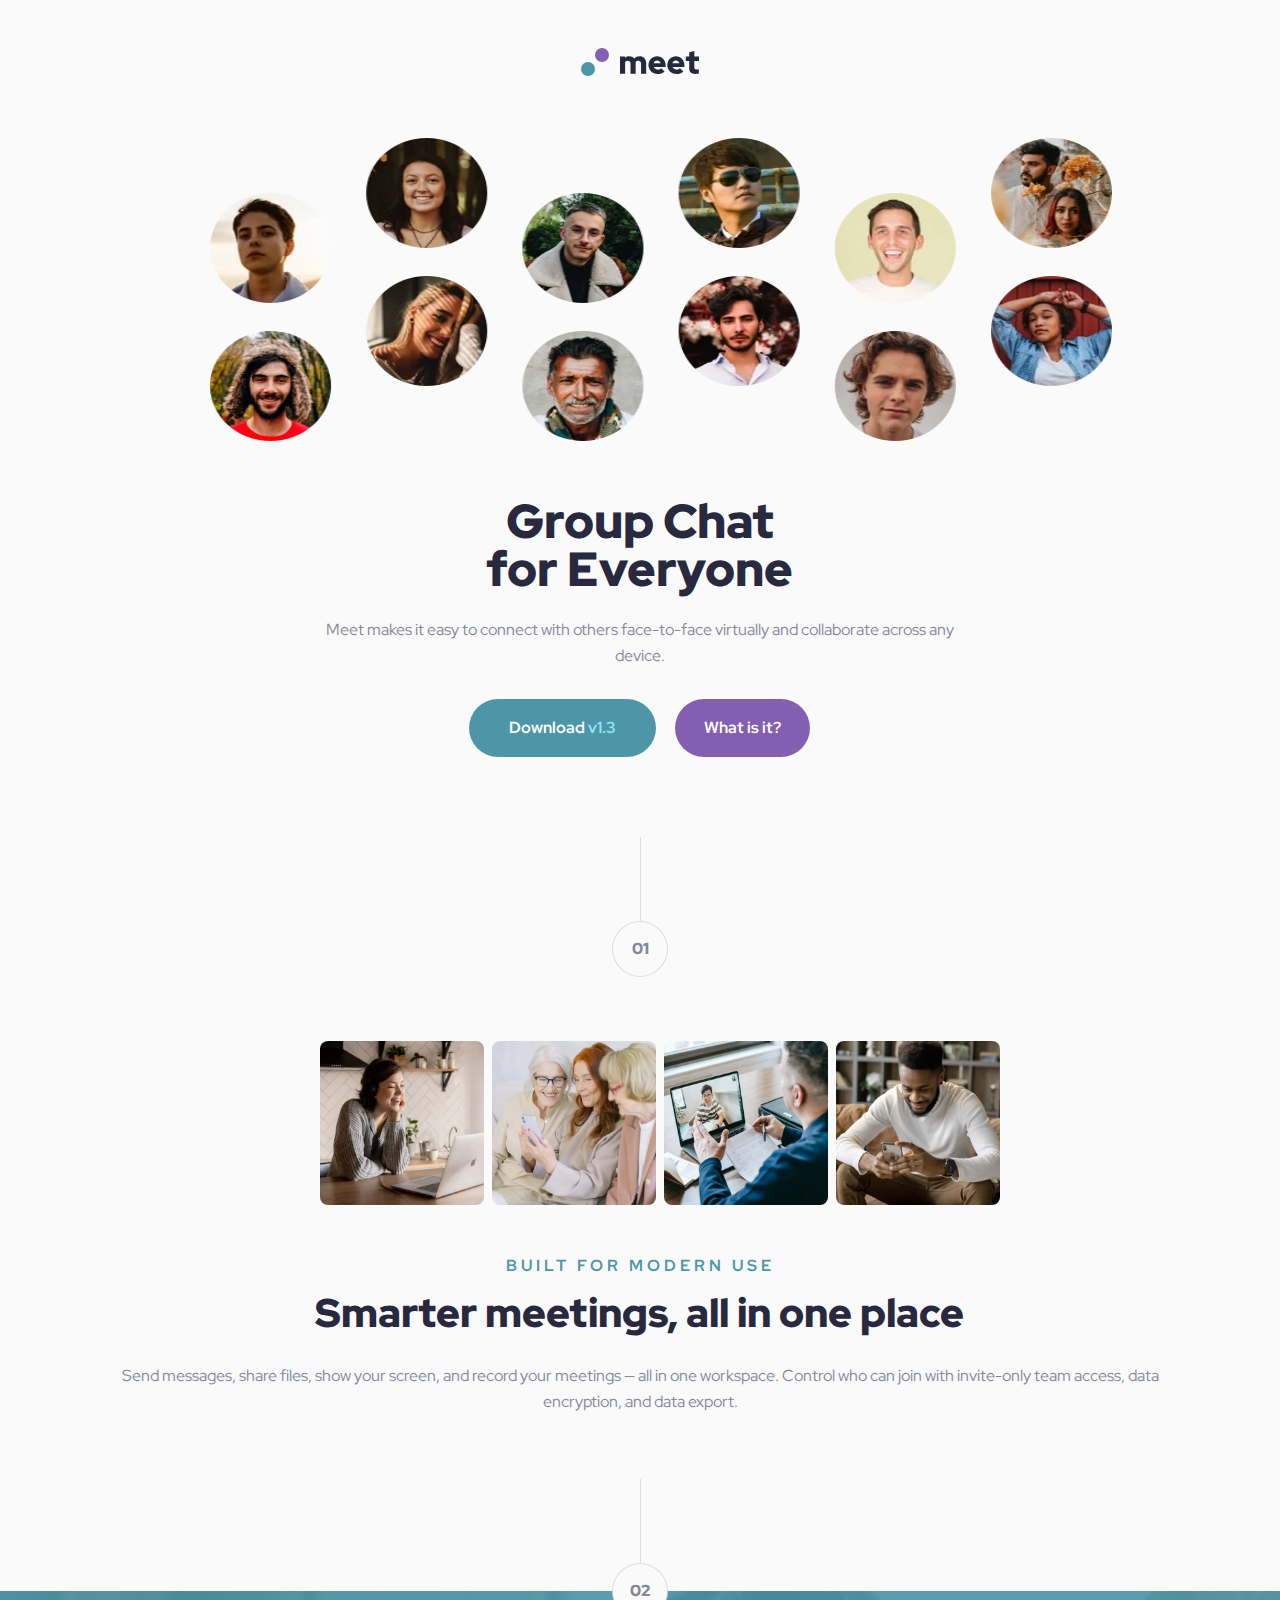
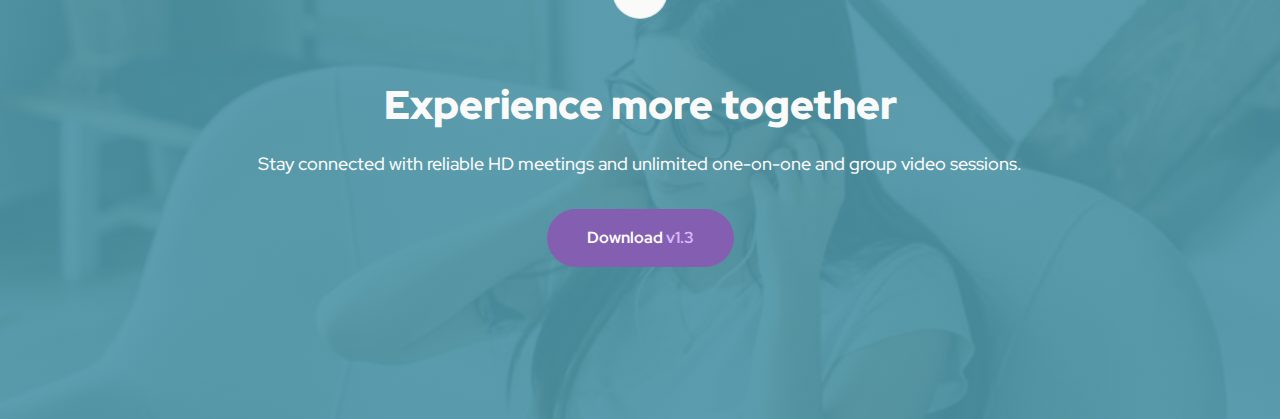
<file: index.html>
<!DOCTYPE html>
<html lang="en">
  <head>
    <meta charset="UTF-8" />
    <meta name="viewport" content="width=device-width, initial-scale=1.0" />
    <meta
      name="description"
      content="Meet App is a way for individuals to meet up through virtual connections and communication channels. Come join in today!"
    />

    <link
      rel="icon"
      type="image/png"
      sizes="32x32"
      href="./assets/favicon-32x32.png"
    />

    <link rel="preconnect" href="https://fonts.googleapis.com" />
    <link rel="preconnect" href="https://fonts.gstatic.com" crossorigin />
    <link
      href="https://fonts.googleapis.com/css2?family=Red+Hat+Display:wght@400;500;700;800;900&display=swap"
      rel="stylesheet"
    />

    <link rel="stylesheet" href="style.css" />

    <title>Frontend Mentor | Meet landing page</title>
  </head>
  <body>
    <header>
      <section class="logo-box">
        <img
          width="119"
          height="28"
          src="./assets/logo.svg"
          alt="Meet Logo"
        />
      </section>
    </header>

    <main>
      <section class="hero--desktop">
        <picture>
          <source
            srcset="./assets/desktop/image-hero-left.webp"
            type="image/webp"
          />
          <source
            srcset="./assets/desktop/image-hero-left.png"
            type="image/png"
          />
          <img
            width="402"
            height="308"
            class="hero-img--left"
            src="./assets/desktop/image-hero-left.png"
            alt="Meet Hero Left Image"
          />
        </picture>
        <section class="headline--desktop">
          <h1 role="heading" aria-level="1">Group Chat for Everyone</h1>
          <p>
            Meet makes it easy to connect with others face-to-face virtually and
            collaborate across any device.
          </p>
          <section class="btn-box">
            <button class="btn btn-primary mb-1">
              Download <span>v1.3</span>
            </button>
            <button class="btn btn-secondary btn-padding-alt">
              What is it?
            </button>
          </section>
        </section>
        <picture>
          <source
            srcset="./assets/desktop/image-hero-right.webp"
            type="image/webp"
          />
          <source
            srcset="./assets/desktop/image-hero-right.png"
            type="image/png"
          />
          <img
            width="402"
            height="308"
            class="hero-img--right"
            src="./assets/desktop/image-hero-right.png"
            alt="Meet Hero Right Image"
          />
        </picture>
      </section>

      <section class="hero" role="presentation">
        <picture>
          <source srcset="./assets/tablet/image-hero.webp" type="image/webp" />
          <source srcset="./assets/tablet/image-hero.png" type="image/png" />
          <img
            width="800"
            height="303"
            src="./assets/tablet/image-hero.png"
            alt="Meet Hero Image"
          />
        </picture>
      </section>

      <section class="headline">
        <h1 role="heading" aria-level="1">Group Chat for Everyone</h1>
        <p>
          Meet makes it easy to connect with others face-to-face virtually and
          collaborate across any device.
        </p>
        <section class="btn-box">
          <button class="btn btn-primary mb-1">
            Download <span>v1.3</span>
          </button>
          <button class="btn btn-secondary btn-padding-alt">What is it?</button>
        </section>
      </section>

      <section class="number-display-box number-1-box">
        <div class="straight-line"></div>
        <div class="number-display">01</div>
      </section>
      <section class="grid photo-grid">
        <div class="photo">
          <picture>
            <source
              srcset="./assets/desktop/image-woman-in-videocall.webp"
              type="image/webp"
            />
            <source
              srcset="./assets/desktop/image-woman-in-videocall.jpg"
              type="image/jpg"
            />
            <img
              width="151"
              height="143"
              class="img"
              src="./assets/desktop/image-woman-in-videocall.jpg"
              alt=""
            />
          </picture>
        </div>

        <div class="photo">
          <picture>
            <source
              srcset="./assets/desktop/image-women-videochatting.webp"
              type="image/webp"
            />
            <source
              srcset="./assets/desktop/image-women-videochatting.jpg"
              type="image/jpg"
            />
            <img
              width="151"
              height="143"
              class="img"
              src="./assets/desktop/image-women-videochatting.jpg"
              alt=""
            />
          </picture>
        </div>
        <div class="photo">
          <picture>
            <source
              srcset="./assets/desktop/image-men-in-meeting.webp"
              type="image/webp"
            />
            <source
              srcset="../assets/desktop/image-men-in-meeting.jpg"
              type="image/jpg"
            />
            <img
              width="151"
              height="143"
              class="img"
              src="./assets/desktop/image-men-in-meeting.jpg"
              alt=""
            />
          </picture>
        </div>
        <div class="photo">
          <picture>
            <source
              srcset="./assets/desktop/image-man-texting.webp"
              type="image/webp"
            />
            <source
              srcset="../assets/desktop/image-man-texting.jpg"
              type="image/jpg"
            />
            <img
              width="151"
              height="143"
              class="img"
              src="./assets/desktop/image-man-texting.jpg"
              alt=""
            />
          </picture>
        </div>
      </section>
      <section class="content-box">
        <h2 class="subtitle">Built for modern use</h2>
        <h3 class="title">Smarter meetings, all in one place</h3>
        <p class="description">
          Send messages, share files, show your screen, and record your meetings
          — all in one workspace. Control who can join with invite-only team
          access, data encryption, and data export.
        </p>
      </section>
    </main>

    <footer class="footer">
      <section class="number-display-box mb-0 ty-28">
        <div class="straight-line"></div>
        <div class="number-display">02</div>
      </section>
      <section class="footer-box">
        <h2 class="footer-title">Experience more together</h2>
        <p class="footer-desc">
          Stay connected with reliable HD meetings and unlimited one-on-one and
          group video sessions.
        </p>
        <div class="footer-btn-box">
          <button class="btn btn-secondary footer-btn">
            Download <span>v1.3</span>
          </button>
        </div>
      </section>
    </footer>
  </body>
</html>
</file>
<file: style.css>
/* 
==================
    Variables
==================
*/

:root {
    --clr-primary-400: hsl(192, 37%, 48%);
    --clr-primary-800: hsl(192, 90%, 77%);
    --clr-secondary-400: hsl(268, 34%, 53%);
    --clr-secondary-800: hsl(268, 100%, 86%);
    --clr-neutral-200: hsl(240, 21%, 20%);
    --clr-neutral-500: hsl(240, 10%, 57%);
    --clr-neutral-800: hsl(0, 0%, 98%);
}


/*
================
    Resets
================
*/
*,
*::before,
*::after {
    box-sizing: border-box;
}

body,
h1,
h2,
h3,
p {
    margin: 0;
}


/*
=================
    globals
=================
*/

html,
body {
    font-size: 16px;
    line-height: 26px;
}

body {
    font-family: 'Red Hat Display', sans-serif;
    color: var(--clr-neutral-500);
    background: var(--clr-neutral-800);
}

h1 {
    font-size: 40px;
    line-height: 44px;
    text-align: center;
    color: var(--clr-neutral-200);
}

/*
================
    Layout
================
*/

.logo-box {
    text-align: center;
    padding-top: 48px;
    padding-bottom: 54px;
}

@media (min-width: 90em) {
    .logo-box {
        padding-top: 80px;
        padding-bottom: 102px;
    }
}

.btn-box {
    width: 67%;
    margin: 0 auto;
    margin-top: 30px;
    text-align: center;
}

.number-display-box {
    width: 56px;
    margin: 64px auto;
}

@media (min-width: 90em) {
    .number-1-box {
        margin-top: 104px 
    }
}

.photo-grid {
    margin: 0 auto 64px auto;
    width: max(80%, 87%);
    max-width: 350px;
    display: grid;
    grid-template-columns: 50% 50%;
    gap: 0.5em;
}

@media (min-width: 48em) {
    .photo-grid {
        padding: 0 24px 48px 24px;
        max-width: 689px;
        margin: 0 auto;
        grid-template-columns: 1fr 1fr 1fr 1fr;
    }
}

@media (min-width: 90em) {
    .photo-grid {
        max-width: 1110px;
        gap: 2em;
        padding-bottom: 80px;
    }
}

.content-box {
    margin: 0 24px 64px 24px;
}

@media (min-width: 90em) {
    .content-box {
        margin-bottom: 72px;
    }
}

.footer-box {
    background: linear-gradient(rgba(77, 150, 168, 0.9), rgba(77, 150, 168, 0.9)), url(./assets/mobile/image-footer.jpg);
    min-height: 428px;
    padding-top: 92px;
    padding-bottom: 72px;
    background-size: cover;
    background-repeat: no-repeat;
    color: var(--clr-neutral-800);
}

@media (min-width: 48em) {
    .footer-box {
        background: linear-gradient(rgba(77, 150, 168, 0.9), rgba(77, 150, 168, 0.9)), url(./assets/tablet/image-footer.jpg); 
        background-repeat: no-repeat;
        background-size: cover;
    }
}

@media (min-width: 90em) {
    .footer-box {
        background: linear-gradient(rgba(77, 150, 168, 0.9), rgba(77, 150, 168, 0.9)), url(./assets/desktop/image-footer.jpg);
        background-repeat: no-repeat;
        background-size: cover;
        width: 100%;
        display: grid;
        justify-items: center;
        align-items: center;
        grid-template-columns: 1fr 1fr 1fr;
        min-height: 308px;
        padding-left: 165px;
        padding-right: 165px;
    }
}

/*
===================
    Components
===================
*/

/* TODO: Figure out why there is a slight padding below this hero */
.hero {
    width: 100%;
    overflow-x: hidden;
    margin-bottom: -8px;
}

@media (min-width: 1024px) {
    .hero {
        overflow: visible;
        max-width: 820px;
        margin: 0 auto;
    }
}

.hero img {
    width: 110%;
    transform: translateX(-20px);
}

@media (min-width: 48) {
    .hero img {
        width: 107%;
        transform: translateX(-26px);
    }
}

@media (min-width: 90em) {
    .hero {
        display: none;
    }
}

.hero--desktop {
    display: none;
}

@media(min-width: 90em) {
    .hero--desktop {
        display: grid;
        grid-template-columns: 1fr 1fr 1fr;
        gap: 5.5em;
        overflow: hidden;
    }

    .hero--desktop > * {
        margin: auto;
    }

    .hero-img--left {
        transform: translateX(-32px);
    }

    .hero-img--right {
        transform: translateX(-32px);
    }
}

.headline--desktop {
    display: none;;
}

.headline--desktop h1 {
    width: 445px;
    font-weight: 900;
    line-height: 64px;
    font-style: normal;
    font-size: 64px;
    text-align: center;
    margin: 0 auto 32px auto;
}

.headline--desktop p {
    width: 540px;
    font-weight: 500;
    font-style: normal;
    font-size: 18px;
    line-height: 26px;
    text-align: center;
}

.headline {
    width: 88%;
    padding-top: 48px;
    margin: 0 auto;
}

@media (min-width: 90em) {
    .headline {
        display: none;
    }

    .headline--desktop {
        display: block;
        width: 540px;
    }
}

.headline h1 {
    width: 10ch;
    margin: 0 auto;
    font-weight: 900;
    font-style: normal;
}

@media (min-width: 48em) {
    .headline h1 {
        font-size: 48px;
        line-height: 48px;
    }
}

.headline p {
    width: 95%;
    margin: 24px auto 0 auto;
    text-align: center;
    font-family: 'Red Hat Display', sans-serif;
    font-weight: normal;
    font-style: normal;
}

@media (min-width: 48em) {
    .headline p {
        width: 60%;
    }
}

.btn {
    line-height: 26px;
    color: #fff;
    font-size: 1rem;
    border-radius: 1000px;
    border: none;
    padding: 16px 40px;
    font-family: 'Red Hat Display', sans-serif;
    font-weight: 700;
    font-style: normal;
    cursor: pointer;
    outline: none;
}

.btn-padding-alt {
    padding: 16px 29px;
}

.btn-primary {
    background-color: var(--clr-primary-400);
}

.btn-primary:focus,
.btn-primary:hover {
    background-color: var(--clr-primary-800);
}

.btn-primary:focus {
    outline: 3px dotted var(--clr-primary-400); 
}

@media(min-width: 48em) {
    .btn-primary {
        margin-right: 16px;
    }
}

.btn-primary span {
    color: var(--clr-primary-800);
}

.btn-primary:focus span,
.btn-primary:hover span {
    color: var(--clr-primary-400);
}

.btn-secondary {
    background-color: var(--clr-secondary-400);
}

.btn-secondary:focus,
.btn-secondary:hover {
    background-color: var(--clr-secondary-800);
}

.btn-secondary span {
    color: var(--clr-secondary-800);
}

.btn-secondary:focus span,
.btn-secondary:hover span {
    color: var(--clr-secondary-400);
}

.btn-secondary:focus {
    outline: 3px dotted var(--clr-secondary-400); 
}

.mb-1 {
    margin-bottom: 16px;
}

.mb-0 {
    margin-bottom: 0;
}

.straight-line {
    height: 84px;
    width: 1px;
    background-color: var(--clr-neutral-500);
    margin: 0 auto;
    opacity: 0.25;
}

.number-display {
    border: 1px solid rgba(135, 135, 157, 0.25);
    width: 56px;
    height: 56px;
    border-radius: 50%;
    display: flex;
    justify-content: center;
    align-items: center;
    font-size: 1rem;
    line-height: 26px;
    background: var(--clr-neutral-800);
    font-weight: 900;
    font-style: normal;
}

.mr-25 {
    margin-right: 25px;
}

.photo {
    width: min(100%, 154px);
    height: 100%;
}

@media (min-width: 48em) {
    .photo {
        margin-right: 0;
        width: 164px;
        height: 100%
    }
}

@media (min-width: 90em) {
    .photo {
        width: 255px;
        height: 242px;
    }
}

.photo img {
    width: 100%;
    height: 100%;
    border-radius: 8px;
}

.subtitle {
    text-transform: uppercase;
    color: var(--clr-primary-400);
    letter-spacing: 4px;
    font-size: 16px;
    line-height: 26px;
    text-align: center;
    font-weight: bold;
    font-style: normal;
}

@media (min-width: 90em) {
    .subtitle {
        font-weight: 900;
    }
}

.title {
    margin-top: 24px;
    margin-bottom: 32px;
    font-size: 2rem;
    line-height: 36px;
    color: var(--clr-neutral-200);
    text-align: center;
    font-family: 'Red Hat Display', sans-serif;
    font-weight: 900;
    font-style: normal;
}

@media(min-width: 48em) {
    .title {
        font-size: 2.5rem;
        width: 58%;
        margin: 16px auto 32px auto;
    }
}

@media (min-width: 90em) {
    .title {
        width: 445px;
        font-weight: 900;
        line-height: 44px;
        font-style: normal;
        font-size: 40px;
        text-align: center;
    }
}

.description {
    font-size: 16px;
    line-height: 26px;
    text-align: center;
    width: 88%;
    margin: 0 auto;
    font-family: 'Red Hat Display', sans-serif;
    font-weight: normal;
    font-style: normal;
}

@media (min-width: 90em) {
    .description {
        width: 540px;
        font-style: normal;
        font-weight: 500;
        font-size: 18px;
        line-height: 26px;
        text-align: center;
    }
}

.ty-28 {
    transform: translateY(28px);
    margin-top: -28px;
}

.footer-title {
    font-size: 2rem;
    line-height: 36px;
    margin: 0 auto 24px auto;
    width: 88%;
    text-align: center;
    font-weight: 700;
    font-style: normal;
}

@media (min-width: 48em) {
    .footer-title {
        width: 60%;
        font-size: 40px;
        line-height: 44px;
        font-weight: 900;
        font-style: normal;
    }
}

@media (min-width: 90em) {
    .footer-title {
        width: 350px;
        text-align: left;
        font-weight: 900;
        font-size: 40px;
        line-height: 44px;
        font-style: normal;
        margin-bottom: 0;
    }
}

.footer-desc {
    font-size: 18px;
    line-height: 26px;
    text-align: center;
    margin: 0 auto 32px auto;
    width: 85%;
    color: var(--clr-neutral-800);
    font-weight: 500;
    font-style: normal;
}

@media (min-width: 48em) {
    .footer-desc {
        font-weight: 500;
        width: 75%;
    }
}

@media (min-width: 90em) {
    .footer-desc {
        width: 350px;
        font-weight: 500;
        font-size: 18px;
        line-height: 26px;
        text-align: left;
        font-style: normal;
        margin-bottom: 0;
    }
}

.footer-btn-box {
    text-align: center;
}

@media (min-width: 90em) {
    .footer-btn-box {
        width: 193px;
    }
}
</file>
